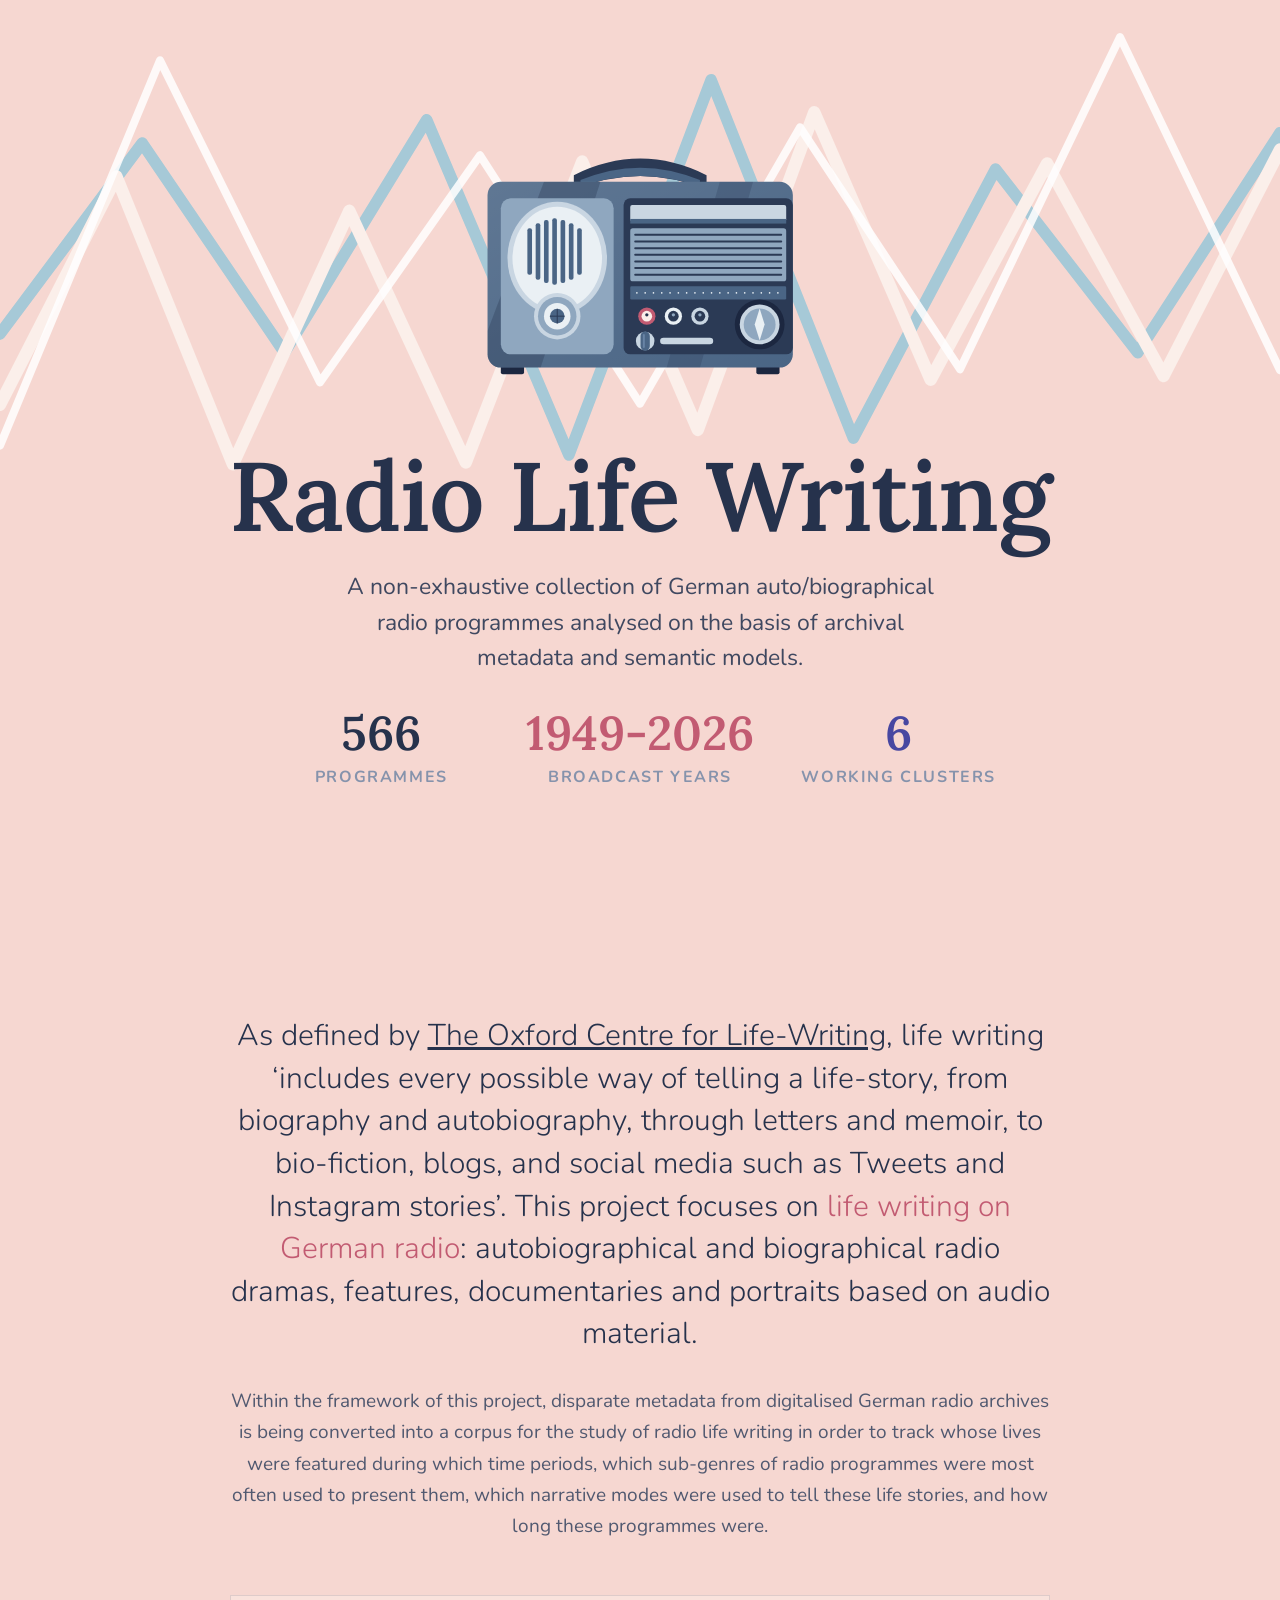
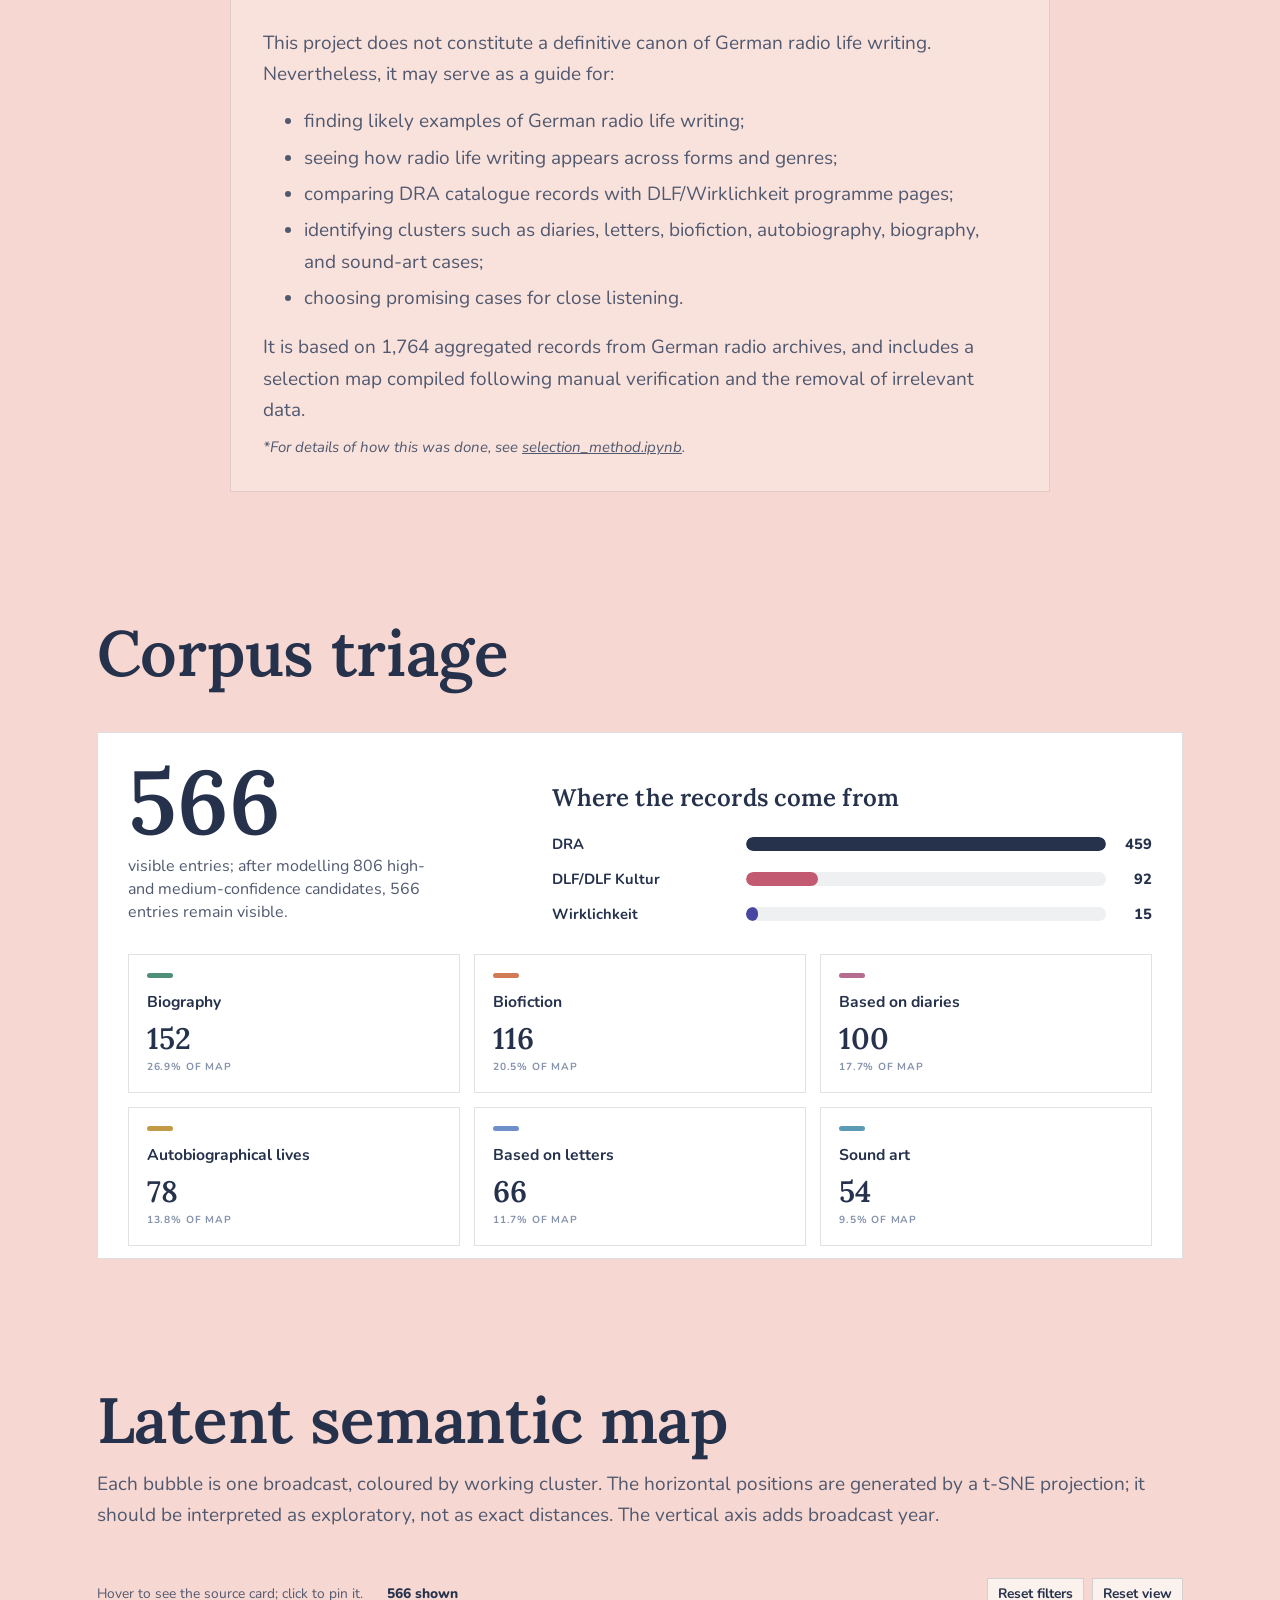
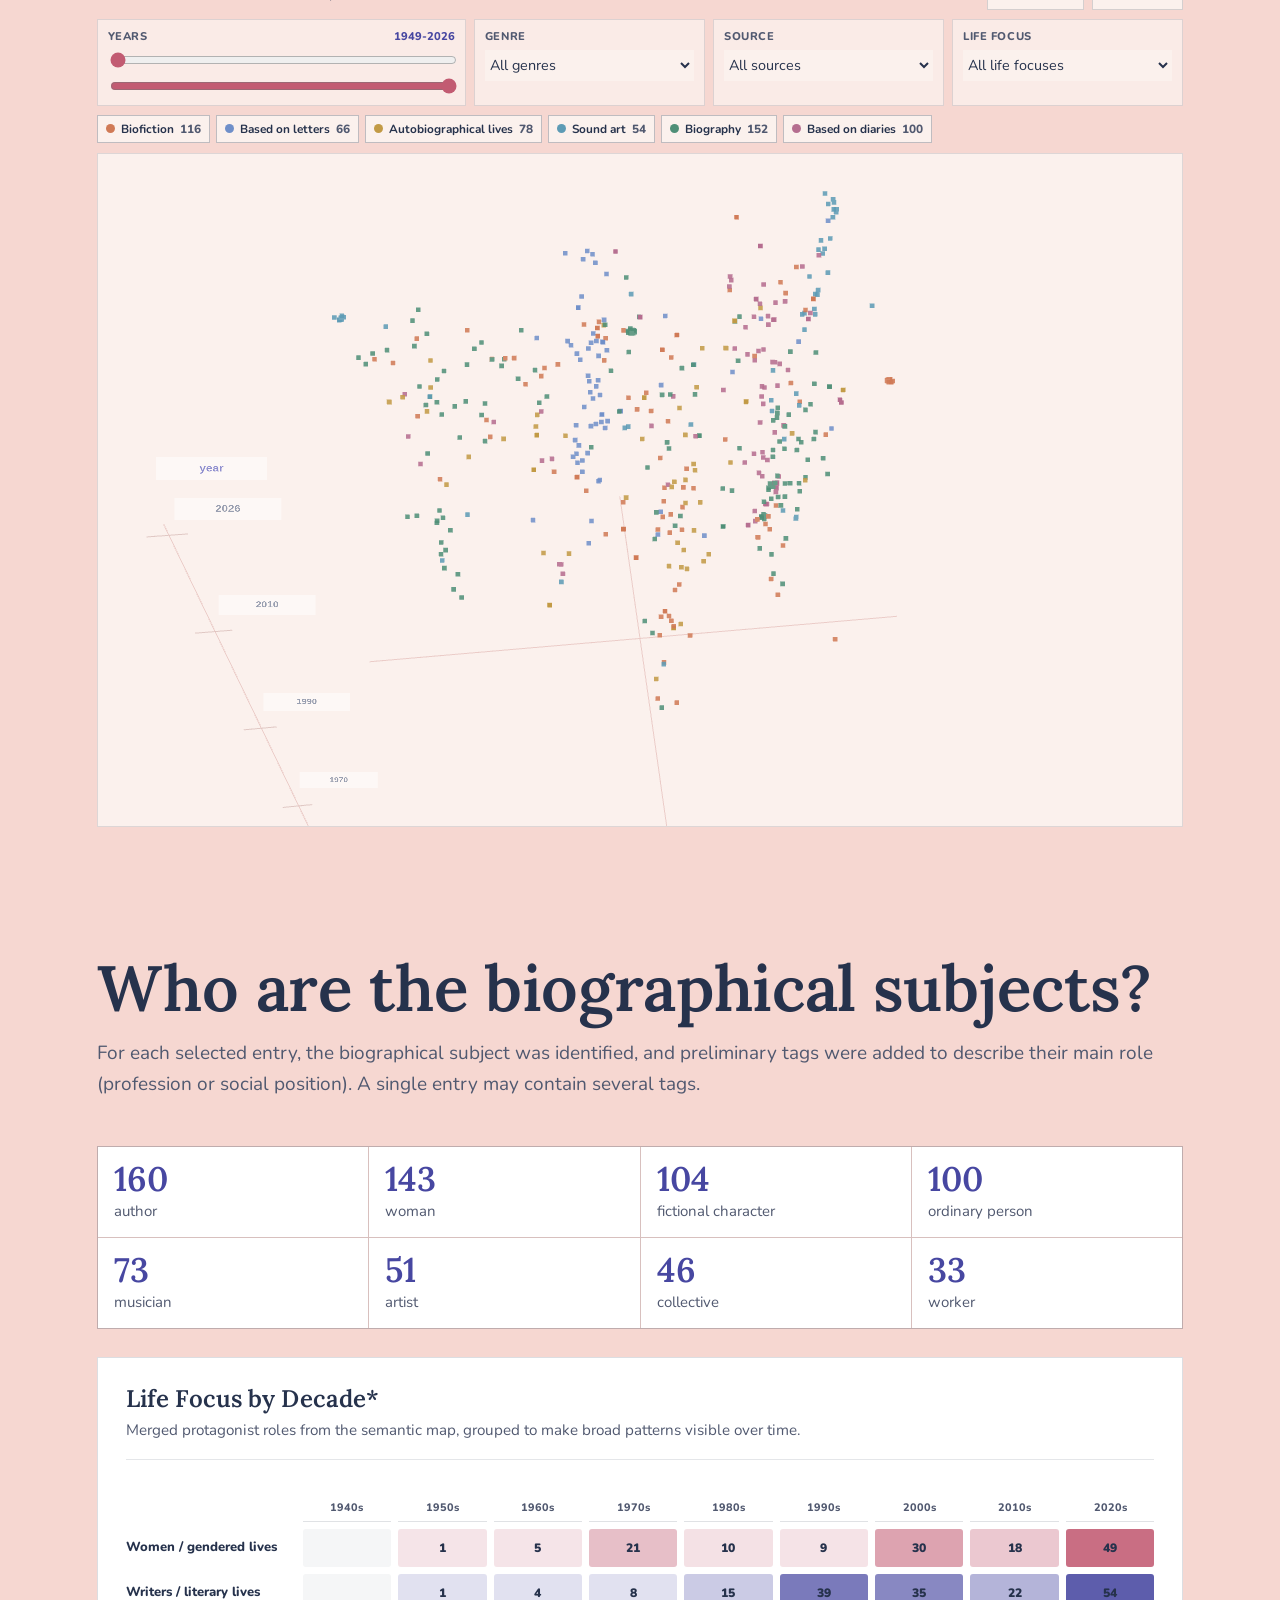
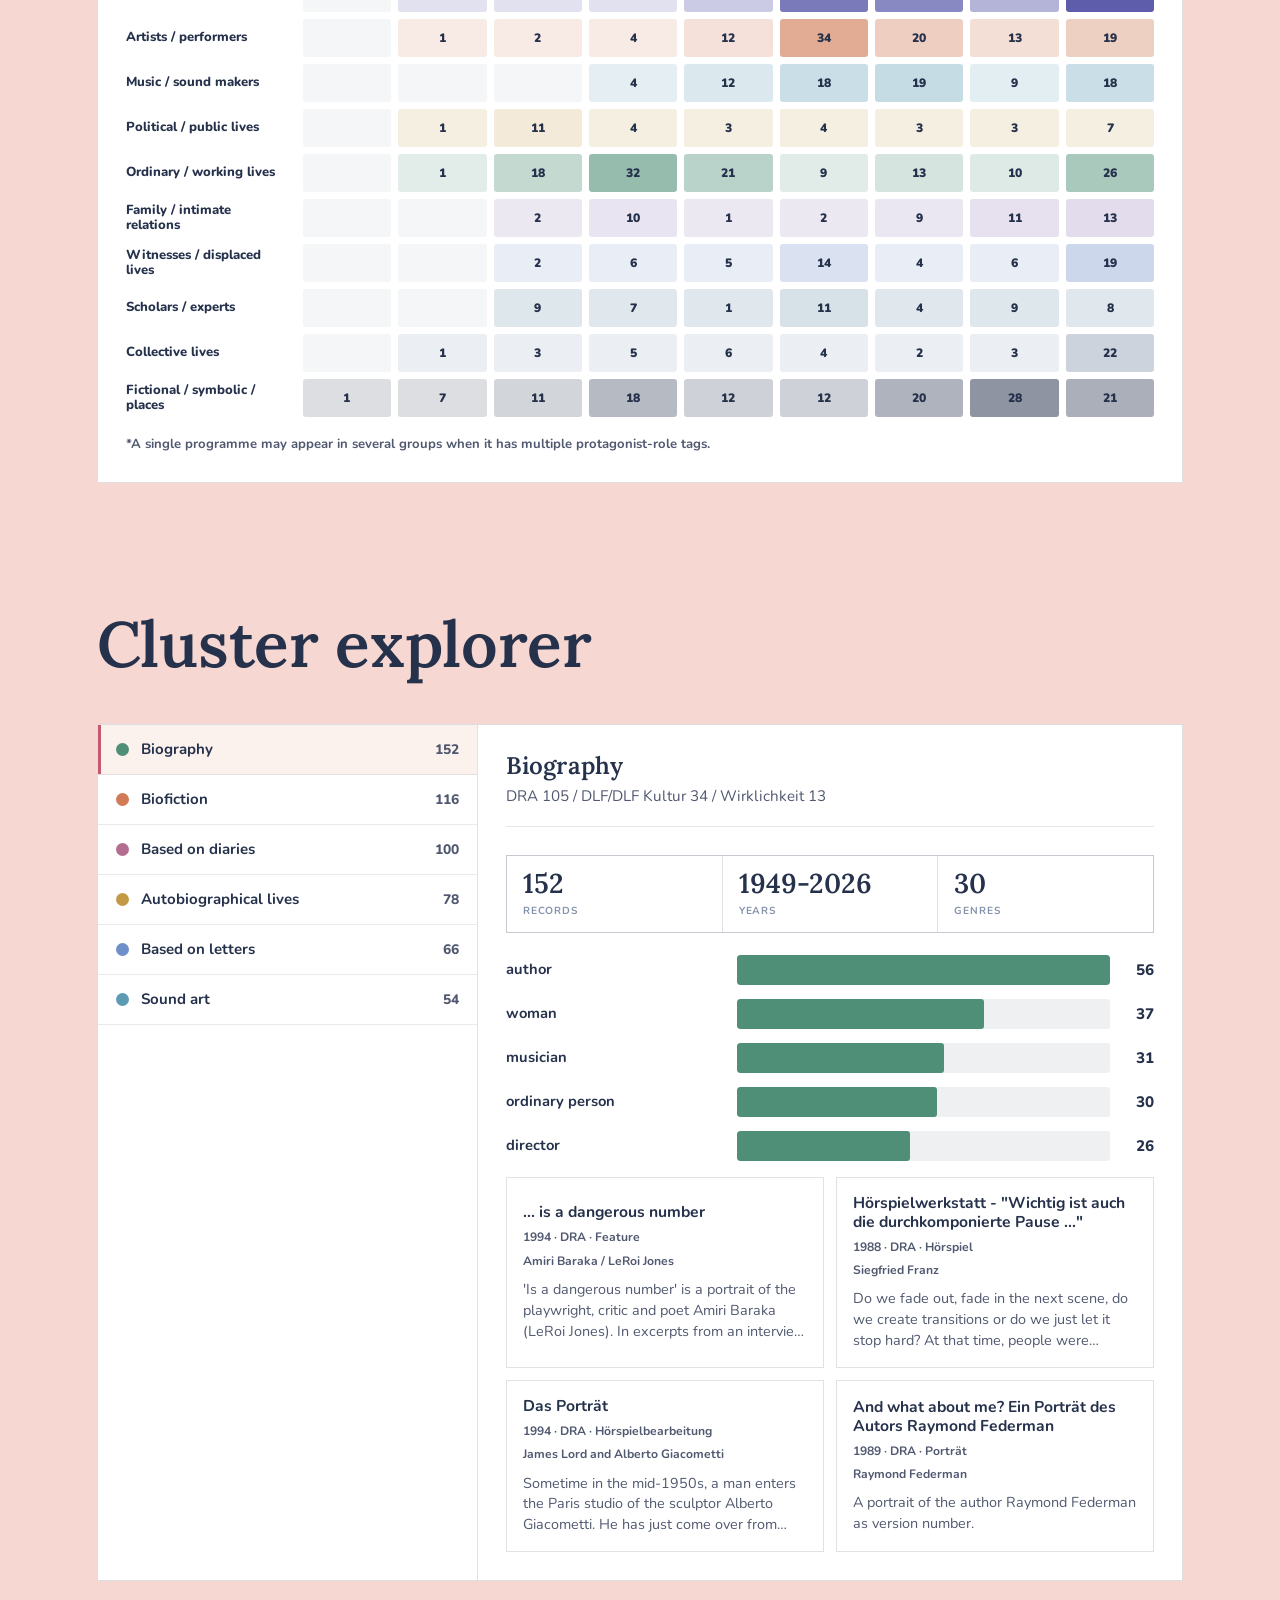
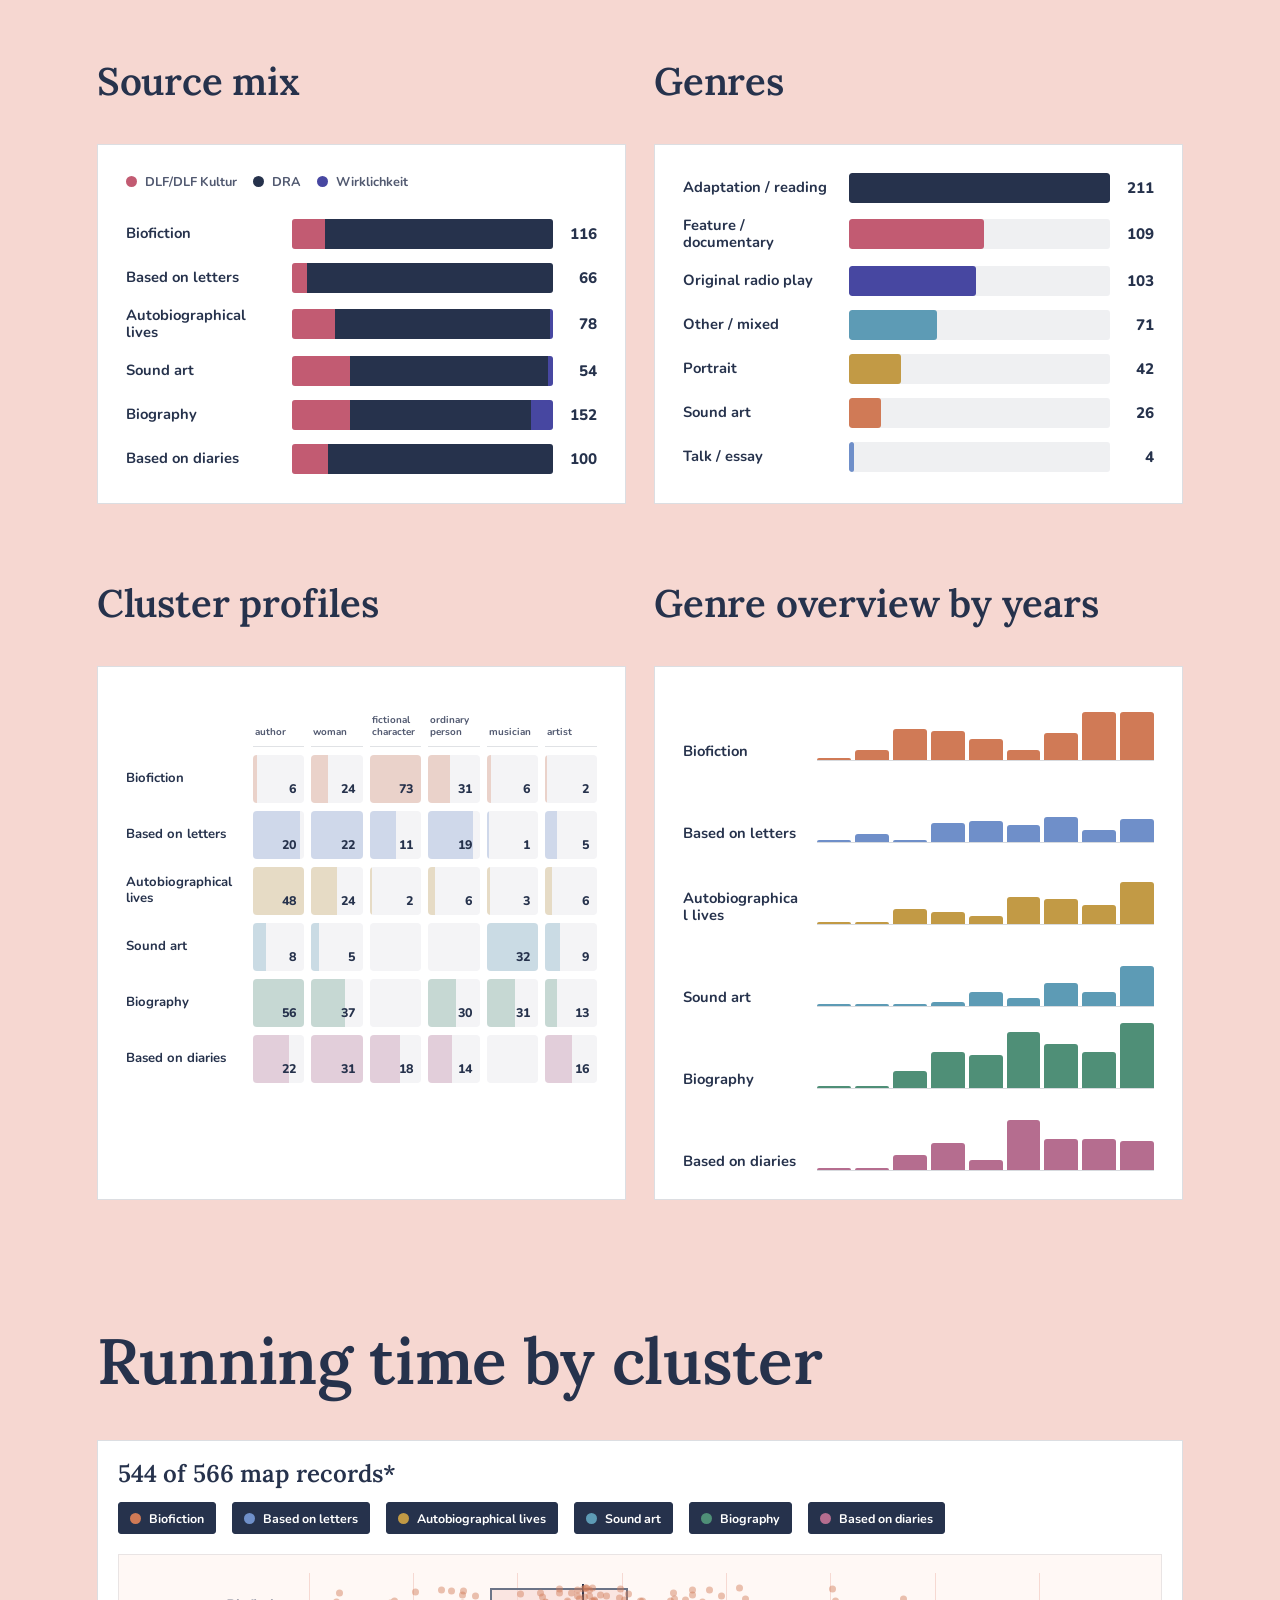
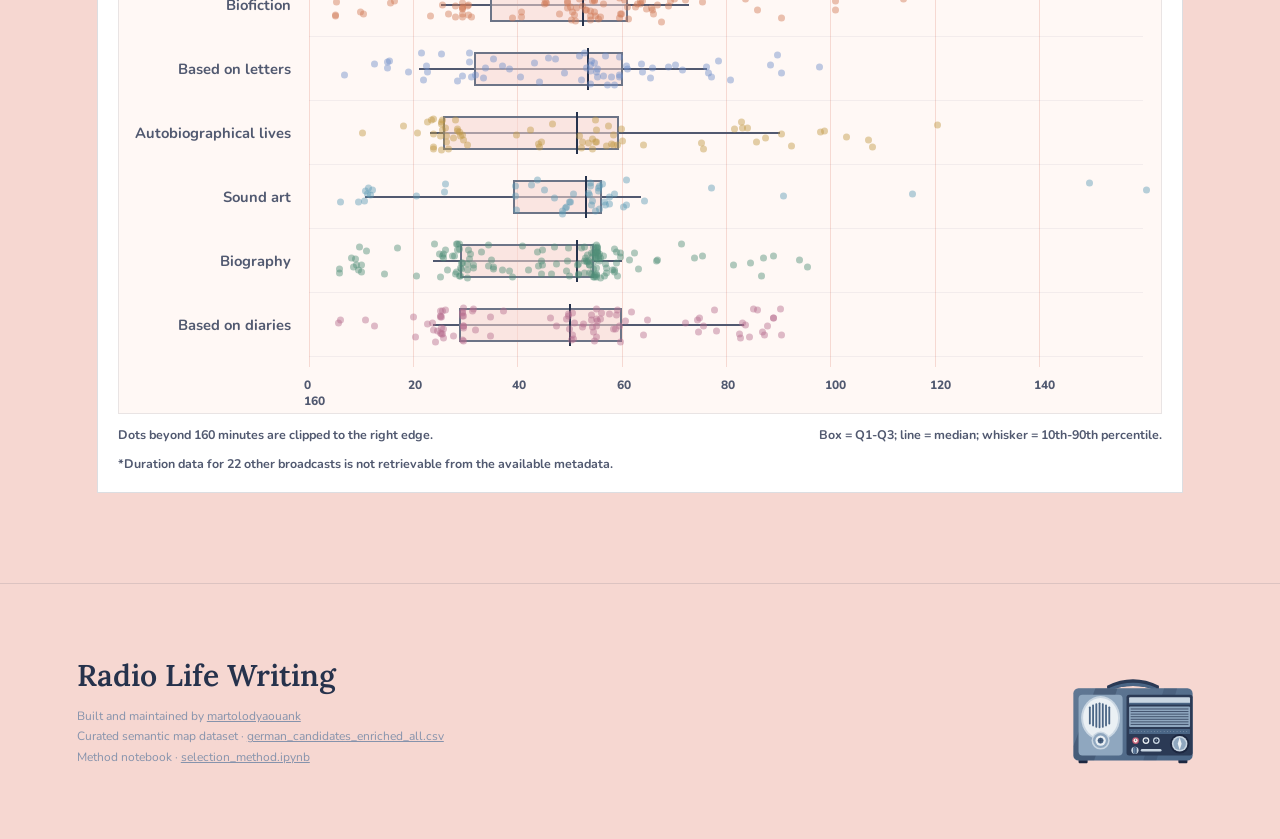
<file: article/index.html>
<!doctype html>
<html lang="en">
  <head>
    <meta charset="utf-8" />
    <meta name="viewport" content="width=device-width, initial-scale=1" />
    <title>Radio Life Writing | German Radio Biography as Data</title>
    <link rel="stylesheet" href="styles.css?v=20260628-life-focus-popovers-2" />
  </head>
  <body>
    <main>
      <section class="hero" data-screen-label="Hero">
        <svg class="hero-waves" aria-hidden="true" viewBox="0 0 1440 600" preserveAspectRatio="none">
          <polyline data-wave data-mid="290" data-amp="222" data-seg="9" data-speed="1.3" data-phase="0" points="0,290" fill="none" stroke="#A6C9D7" stroke-width="13" stroke-linejoin="round" stroke-linecap="round"></polyline>
          <polyline data-wave data-mid="300" data-amp="232" data-seg="11" data-speed="1.7" data-phase="1.5" points="0,300" fill="none" stroke="#FBEFEA" stroke-width="14" stroke-linejoin="round" stroke-linecap="round"></polyline>
          <polyline data-wave data-mid="250" data-amp="210" data-seg="8" data-speed="2.1" data-phase="3" points="0,250" fill="none" stroke="#FFFFFF" stroke-width="9" stroke-linejoin="round" stroke-linecap="round" opacity="0.85"></polyline>
        </svg>
        <div class="hero-radio" data-radio-inline>
          <img src="radio.svg" alt="Vintage radio" />
        </div>
        <div class="hero-copy">
          <h1>Radio Life Writing</h1>
          <p>A non-exhaustive collection of German auto/biographical radio programmes analysed on the basis of archival metadata and semantic models.</p>
          <div class="hero-metrics" aria-label="Corpus metrics">
            <div><strong data-count="566">0</strong><span>programmes</span></div>
            <div><strong>1949-2026</strong><span>broadcast years</span></div>
            <div><strong data-count="6">0</strong><span>working clusters</span></div>
          </div>
        </div>
      </section>

      <section class="intro section-pad" data-reveal>
        <div>
          <p class="lede">As defined by <a href="https://oclw.web.ox.ac.uk/home" target="_blank" rel="noopener noreferrer">The Oxford Centre for Life-Writing</a>, life writing ‘includes every possible way of telling a life-story, from biography and autobiography, through letters and memoir, to bio-fiction, blogs, and social media such as Tweets and Instagram stories’. This project focuses on <span>life writing on German radio</span>: autobiographical and biographical radio dramas, features, documentaries and portraits based on audio material.</p>
          <p>Within the framework of this project, disparate metadata from digitalised German radio archives is being converted into a corpus for the study of radio life writing in order to track whose lives were featured during which time periods, which sub-genres of radio programmes were most often used to present them, which narrative modes were used to tell these life stories, and how long these programmes were.</p>
          <div class="guide-block">
            <p class="guide-intro">This project does not constitute a definitive canon of German radio life writing. Nevertheless, it may serve as a guide for:</p>
            <ul>
              <li>finding likely examples of German radio life writing;</li>
              <li>seeing how radio life writing appears across forms and genres;</li>
              <li>comparing DRA catalogue records with DLF/Wirklichkeit programme pages;</li>
              <li>identifying clusters such as diaries, letters, biofiction, autobiography, biography, and sound-art cases;</li>
              <li>choosing promising cases for close listening.</li>
            </ul>
            <p>It is based on 1,764 aggregated records from German radio archives, and includes a selection map compiled following manual verification and the removal of irrelevant data.</p>
            <p class="method-note"><em>*For details of how this was done, see <a href="https://github.com/martolodyaouank/radio-life-writing-de/blob/main/notebooks/selection_method.ipynb">selection_method.ipynb</a>.</em></p>
          </div>
        </div>
      </section>

      <section class="graph-section section-pad" data-reveal>
        <div class="section-copy">
          <h2>Corpus triage</h2>
        </div>
        <div class="interactive-panel" data-corpus-triage></div>
      </section>

      <section class="graph-section map-section section-pad" data-reveal>
        <div class="section-copy">
          <h2>Latent semantic map</h2>
          <p>Each bubble is one broadcast, coloured by working cluster. The horizontal positions are generated by a t-SNE projection; it should be interpreted as exploratory, not as exact distances. The vertical axis adds broadcast year.</p>
        </div>
        <div class="graph-preserve semantic-3d" data-semantic-map-3d>
          <div class="map-toolbar">
            <span>Hover to see the source card; click to pin it. <b data-year-readout></b></span>
            <span class="map-count" data-visible-readout>566 shown</span>
            <span class="map-actions">
              <button type="button" data-reset-filters>Reset filters</button>
              <button type="button" data-reset-map>Reset view</button>
            </span>
          </div>
          <div class="map-controls" aria-label="Semantic map filters">
            <label class="year-control">
              <span>Years <b data-year-range-label></b></span>
              <div class="range-pair">
                <input type="range" data-year-min />
                <input type="range" data-year-max />
              </div>
            </label>
            <label><span>Genre</span><select data-form-filter></select></label>
            <label><span>Source</span><select data-source-filter></select></label>
            <label><span>Life focus</span><select data-who-filter></select></label>
          </div>
          <div class="map-clusters" data-cluster-filters aria-label="Cluster filters"></div>
          <div class="map-canvas" aria-label="Interactive 3D semantic map"></div>
          <div class="map-tooltip" hidden></div>
        </div>
      </section>

      <section class="graph-section section-pad" data-reveal>
        <div class="section-copy">
          <h2>Who are the biographical subjects?</h2>
          <p>For each selected entry, the biographical subject was identified, and preliminary tags were added to describe their main role (profession or social position). A single entry may contain several tags.</p>
        </div>
        <div class="subject-summary" data-subject-summary></div>
        <div class="interactive-panel life-focus-panel" data-life-focus-decade></div>
      </section>

      <section class="graph-grid section-pad" data-reveal>
        <div class="section-copy">
          <h2>Cluster explorer</h2>
        </div>
        <div class="interactive-panel" data-cluster-explorer></div>
      </section>

      <section class="graph-grid two section-pad" data-reveal>
        <article>
          <div class="section-copy">
            <h2>Source mix</h2>
          </div>
          <div class="interactive-panel compact" data-source-mix></div>
        </article>
        <article>
          <div class="section-copy">
            <h2>Genres</h2>
          </div>
          <div class="interactive-panel compact" data-form-mix></div>
        </article>
      </section>

      <section class="graph-grid two section-pad" data-reveal>
        <article>
          <div class="section-copy">
            <h2>Cluster profiles</h2>
          </div>
          <div class="interactive-panel compact" data-cluster-profiles></div>
        </article>
        <article>
          <div class="section-copy">
            <h2>Genre overview by years</h2>
          </div>
          <div class="interactive-panel compact" data-decade-profile></div>
        </article>
      </section>

      <section class="graph-section duration-section section-pad" data-reveal>
        <div class="section-copy">
          <h2>Running time by cluster</h2>
        </div>
        <div class="interactive-panel duration-panel" data-duration-scale></div>
      </section>

      <footer class="footer">
        <div>
          <strong>Radio Life Writing</strong>
          <p>Built and maintained by <a href="https://github.com/martolodyaouank">martolodyaouank</a><br />Curated semantic map dataset · <a href="https://github.com/martolodyaouank/radio-life-writing-de/blob/main/data/processed/analysis_tables/german_candidates_enriched_all.csv">german_candidates_enriched_all.csv</a><br />Method notebook · <a href="https://github.com/martolodyaouank/radio-life-writing-de/blob/main/notebooks/selection_method.ipynb">selection_method.ipynb</a></p>
        </div>
        <div class="footer-radio" aria-hidden="true">
          <img src="radio.svg" alt="" />
        </div>
      </footer>
    </main>
    <script src="vendor/three.min.js"></script>
    <script src="semantic-map-3d-data.js?v=20260621-spreadsheet-clusters"></script>
    <script src="semantic-map-3d.js?v=20260629-life-focus-groups"></script>
    <script src="duration-scale-data.js?v=20260622-duration-scale"></script>
    <script src="semantic-dashboard.js?v=20260628-life-focus-popovers-3"></script>
    <script src="page.js?v=20260617-no-shadow"></script>
  </body>
</html>
</file>
<file: article/styles.css>
@import url('https://fonts.googleapis.com/css2?family=Lora:ital,wght@0,400;0,500;0,600;0,700;1,400;1,500&family=Nunito:ital,wght@0,300;0,400;0,600;0,700;0,800;0,900;1,400&display=swap');
:root{--display:'Lora',Georgia,serif;--sans:'Nunito',system-ui,-apple-system,'Segoe UI',sans-serif}

*{box-sizing:border-box}
html{scroll-behavior:smooth}
body{margin:0;background:#F6D7D1;color:#26324C;-webkit-font-smoothing:antialiased;font-family:var(--sans)}
::selection{background:#C25B72;color:#F6D7D1}
a{color:inherit}
p{margin:0}
@keyframes eq{0%,100%{height:7px}50%{height:30px}}
@keyframes footerRadioMove{0%,100%{transform-origin:16% 100%;transform:translate(-4px,0) rotate(-4deg)}24%{transform-origin:16% 100%;transform:translate(-8px,-12px) rotate(-7deg)}50%{transform-origin:84% 100%;transform:translate(6px,0) rotate(4deg)}74%{transform-origin:84% 100%;transform:translate(10px,-12px) rotate(7deg)}}
main{overflow-x:hidden}
.hero{position:relative;min-height:100vh;display:flex;flex-direction:column;align-items:center;justify-content:center;padding:clamp(20px,3.5vw,52px) clamp(20px,5vw,60px) clamp(24px,4vw,56px);text-align:center;overflow:hidden;background:#F6D7D1}
.hero-waves{position:absolute;top:0;left:0;width:100%;height:62%;pointer-events:none;z-index:1}
.hero-radio{position:relative;z-index:3;margin-top:clamp(10px,2vw,34px);margin-bottom:clamp(34px,5vw,76px);display:flex;justify-content:center;width:100%}
.hero-radio img,.hero-radio svg{display:block;width:clamp(196px,28vw,360px);border:0;background:transparent}
.hero-radio svg{height:auto;overflow:visible}
.hero-copy{position:relative;z-index:2;max-width:920px}
.hero h1{font-family:var(--display);font-weight:600;font-size:clamp(46px,7.6vw,108px);line-height:.98;letter-spacing:-.01em;color:#26324C;margin:0}
.hero-copy>p{font-family:var(--sans);font-weight:400;font-size:clamp(17px,1.8vw,23px);line-height:1.55;max-width:600px;margin:clamp(18px,2.1vw,26px) auto 0;color:#3F4860}
.hero-metrics{display:grid;grid-template-columns:minmax(0,1fr) max-content minmax(0,1fr);gap:clamp(10px,3.4vw,44px);width:min(100%,720px);margin:clamp(20px,2.6vw,40px) auto 0}
.hero-metrics div{display:flex;flex-direction:column;align-items:center;text-align:center;min-width:0}
.hero-metrics strong{display:inline-block;font-family:var(--display);font-weight:600;font-size:clamp(30px,3.7vw,52px);line-height:1;color:#26324C;white-space:nowrap}
.hero-metrics div:nth-child(2) strong{color:#C25B72}
.hero-metrics div:nth-child(3) strong{color:#4747A1}
.hero-metrics span{display:block;font-family:var(--sans);font-weight:700;font-size:clamp(13px,1.25vw,16px);letter-spacing:.1em;text-transform:uppercase;color:#8693AC;margin-top:9px;white-space:nowrap}
.section-pad{padding:clamp(44px,7vw,110px) clamp(26px,6vw,92px);max-width:1240px;margin:0 auto}
.intro{padding-top:clamp(60px,9vw,140px)}
.intro>div{max-width:820px;margin:0 auto;text-align:center}
.lede{font-family:var(--sans);font-weight:300;font-size:clamp(20px,2.4vw,30px);line-height:1.42;margin:0 0 1em;letter-spacing:0}
.lede span{color:#C25B72}
.intro p:not(.lede),.section-copy p{font-family:var(--sans);font-weight:400;font-size:clamp(16px,1.7vw,19px);line-height:1.65;color:#515970}
.guide-block{margin-top:clamp(26px,4.4vw,52px);padding:clamp(18px,3vw,32px);border:1.5px solid rgba(38,50,76,.13);background:rgba(251,241,237,.38);text-align:left}
.intro .guide-intro{margin-top:0}
.intro p.method-note{font-size:clamp(13px,1.25vw,15px);line-height:1.5;margin-top:10px;text-align:left}
.intro ul{max-width:720px;margin:16px auto 18px;padding-left:24px;text-align:left;color:#515970;font-size:clamp(16px,1.7vw,19px);line-height:1.65}
.intro li{margin:5px 0}
.section-copy{max-width:820px;margin:0 auto 46px;text-align:center}
.section-copy h2{font-family:var(--display);font-weight:600;font-size:clamp(34px,5vw,64px);line-height:1.04;letter-spacing:-.005em;margin:0 0 16px;color:#26324C}
.method-section{padding-top:0}
.method-grid{display:grid;grid-template-columns:repeat(4,minmax(0,1fr));gap:1px;border:1.5px solid rgba(38,50,76,.14);background:rgba(38,50,76,.14)}
.method-grid article{min-width:0;background:#fff;padding:22px 20px 24px}
.method-grid h3{margin:0 0 10px;color:#26324C;font-family:var(--display);font-weight:600;font-size:1.35rem;line-height:1.12}
.method-grid p{color:#515970;font-family:var(--sans);font-size:.98rem;line-height:1.55}
.graph-section.section-pad,.graph-grid.section-pad{padding-top:clamp(28px,3vw,40px)}
.graph-section.duration-section.section-pad{padding-top:calc(clamp(44px,7vw,110px) + clamp(28px,3vw,40px))}
.graph-section>.section-copy,.graph-grid>.section-copy{width:100%;max-width:none;text-align:left;margin:0 0 46px}
.graph-figure{margin:0}
.graph-figure img{display:block;width:100%;height:auto;border:1.5px solid rgba(38,50,76,.14);background:#fff}
.graph-grid.section-pad{padding-bottom:0}
.graph-grid.two{display:grid;grid-template-columns:repeat(2,minmax(0,1fr));gap:28px;align-items:stretch}
.graph-grid.two.section-pad{padding-top:clamp(28px,3vw,40px)}
.graph-grid.two article{display:flex;flex-direction:column;min-width:0}
.graph-grid.two .section-copy{width:100%;max-width:none;min-height:0;display:flex;flex-direction:column;justify-content:flex-end;text-align:left;margin:0;padding:clamp(24px,3.8vw,42px) 0}
.graph-grid.two .interactive-panel{flex:1;display:flex;flex-direction:column}
.graph-grid.two .interactive-panel .panel-pad{flex:1}
.graph-grid.two .section-copy h2{font-size:clamp(27px,3vw,42px);margin:0}
.subject-summary{display:grid;grid-template-columns:repeat(4,minmax(0,1fr));gap:1px;border:1.5px solid rgba(38,50,76,.14);background:rgba(38,50,76,.14)}
.subject-summary span{min-height:82px;padding:15px 16px;background:#fff;color:#515970;font-family:var(--sans);font-size:15px;line-height:1.32}
.subject-summary b{display:block;margin-bottom:6px;color:#4747A1;font-family:var(--display);font-weight:600;font-size:34px;line-height:1}
.life-focus-panel{margin-top:28px;overflow:hidden}
.life-focus-pad{padding-bottom:22px}
.life-focus-head{margin-bottom:18px}
.life-focus-heatmap{display:grid;gap:7px;overflow-x:auto;padding-bottom:8px}
.life-focus-header,.life-focus-row{display:grid;grid-template-columns:minmax(170px,.82fr) repeat(var(--life-focus-cols),minmax(62px,1fr));gap:7px;min-width:850px;align-items:stretch}
.life-focus-header span{display:flex;align-items:flex-end;justify-content:center;min-height:34px;padding:0 2px 7px;color:#515970;font-size:.68rem;font-weight:800;line-height:1.1}
.life-focus-header span:not(:first-child){border-bottom:1px solid rgba(38,50,76,.14)}
.life-focus-row strong{display:flex;align-items:center;min-width:0;padding-right:8px;color:#26324C;font-size:.82rem;font-weight:800;line-height:1.16;overflow-wrap:break-word}
.life-focus-cell{position:relative;display:flex;align-items:center;justify-content:center;min-height:38px;border:0;border-radius:3px;color:#26324C;font-size:.76rem;font-weight:900;font-variant-numeric:tabular-nums;cursor:pointer;outline:0;transition:box-shadow .16s ease}
.life-focus-cell:not(.is-empty):hover,.life-focus-cell:not(.is-empty):focus-visible,.life-focus-cell.is-open{box-shadow:inset 0 0 0 2px rgba(38,50,76,.28),0 8px 18px rgba(38,50,76,.12);z-index:6}
.life-focus-cell.is-pinned{box-shadow:inset 0 0 0 2px #C25B72,0 10px 24px rgba(38,50,76,.16)}
.life-focus-cell.is-empty{cursor:default}
.life-focus-popover{position:fixed;z-index:20;width:min(340px,calc(100vw - 44px));max-height:min(360px,calc(100vh - 120px));padding:12px;border:1.5px solid rgba(38,50,76,.18);background:rgba(251,241,237,.98);box-shadow:0 18px 38px rgba(38,50,76,.2);color:#26324C;text-align:left;font-family:var(--sans);font-variant-numeric:normal;cursor:auto;overflow:hidden}
.life-focus-popover::before{content:"";position:absolute;left:50%;top:-7px;width:12px;height:12px;background:rgba(251,241,237,.98);border-left:1.5px solid rgba(38,50,76,.18);border-top:1.5px solid rgba(38,50,76,.18);transform:translateX(-50%) rotate(45deg)}
.life-focus-popover.is-above::before{top:auto;bottom:-7px;border:0;border-right:1.5px solid rgba(38,50,76,.18);border-bottom:1.5px solid rgba(38,50,76,.18)}
.life-focus-popover-head{display:block;margin-bottom:9px;padding-bottom:8px;border-bottom:1px solid rgba(38,50,76,.12)}
.life-focus-popover-head strong{display:block;color:#26324C;font-size:.92rem;font-weight:900;line-height:1.18}
.life-focus-popover-head span{display:block;margin-top:3px;color:#515970;font-size:.72rem;font-weight:800;line-height:1.25}
.life-focus-popover-list{display:grid;gap:7px;max-height:270px;overflow:auto;padding-right:4px}
.life-focus-popover-list a,.life-focus-programme{display:block;padding:8px 9px;border:1px solid rgba(38,50,76,.1);background:#fff;color:#26324C;text-decoration:none}
.life-focus-popover-list a:hover,.life-focus-popover-list a:focus-visible{border-color:rgba(194,91,114,.55);color:#C25B72;outline:0}
.life-focus-popover-list strong{display:block;font-size:.8rem;font-weight:800;line-height:1.2}
.life-focus-popover-list span{display:block;margin-top:3px;color:#515970;font-size:.66rem;font-weight:800;line-height:1.2}
.life-focus-foot{margin:10px 0 0;color:#515970;font-family:var(--sans);font-size:.82rem;font-weight:700;line-height:1.45}
.interactive-panel{position:relative;min-width:0;border:1px solid rgba(38,50,76,.16);background:#fff;color:#26324C;font-family:var(--sans);min-height:180px;overflow:hidden}
.interactive-panel.compact{min-height:360px}
.duration-panel{min-height:620px}
.panel-pad{padding:28px}
.panel-head{display:flex;align-items:flex-start;justify-content:space-between;gap:18px;flex-wrap:wrap;margin-bottom:28px;padding-bottom:18px;border-bottom:1px solid rgba(38,50,76,.12)}
.panel-head>div:first-child{flex:1 1 100%;min-width:0}
.panel-title{margin:0;color:#26324C;font-family:var(--display);font-weight:600;font-size:1.5rem;line-height:1.12;letter-spacing:.005em}
.panel-note{margin-top:7px;color:#515970;font-family:var(--sans);font-size:.95rem;line-height:1.4}
.chip-row{display:flex;flex-wrap:wrap;gap:9px 16px;align-items:center}
.panel-chip-row{margin-bottom:28px}
.chip-row>span{display:inline-flex;align-items:center;gap:8px;font-size:.8rem;font-weight:700;color:#515970}
.chip-row button,.mini-select{min-height:32px;border:1px solid rgba(38,50,76,.2);background:#fff;color:#26324C;font:inherit;font-size:.78rem;font-weight:700;cursor:pointer;border-radius:3px}
.chip-row button{display:inline-flex;align-items:center;gap:8px;padding:6px 11px}
.chip-row button[aria-pressed=true]{border-color:#26324C;background:#26324C;color:#fff}
.chip-row i,.source-dot{display:inline-block;width:11px;height:11px;border-radius:50%;flex:none}
.mini-select{padding:6px 10px}
.bar-stack{display:grid;gap:14px}
.bar-row{display:grid;grid-template-columns:minmax(124px,.9fr) minmax(0,1.55fr) auto;align-items:center;gap:14px}
.bar-label{min-width:0;font-weight:700;font-size:.92rem;line-height:1.2;white-space:normal;overflow-wrap:break-word}
.bar-track{height:30px;background:rgba(38,50,76,.07);overflow:hidden;border-radius:3px;display:flex}
.bar-fill{height:100%;width:0;min-width:3px;border-radius:3px;transition:width 900ms cubic-bezier(.2,.7,.2,1);position:relative}
.bar-value{justify-self:end;min-width:30px;text-align:right;color:#26324C;font-size:.95rem;font-weight:800;font-variant-numeric:tabular-nums}
.stack-segment{height:100%;width:0;transition:width 900ms cubic-bezier(.2,.7,.2,1)}
.triage-panel{padding:30px 30px 12px;background:#fff}
.triage-top{display:grid;grid-template-columns:minmax(190px,.78fr) minmax(0,1.22fr);gap:40px;align-items:end;margin-bottom:30px}
.triage-number{font-family:var(--display);font-weight:600;font-size:clamp(54px,7vw,96px);line-height:.86;color:#26324C;letter-spacing:0}
.triage-caption{margin-top:14px;color:#515970;font-family:var(--sans);font-size:1rem;line-height:1.45;max-width:30ch}
.triage-source{display:grid;gap:15px;margin-top:22px}
.source-ribbon{display:grid;grid-template-columns:minmax(108px,.5fr) minmax(0,1fr) auto;gap:14px;align-items:center}
.source-ribbon strong{min-width:0;font-size:.92rem;font-weight:700;white-space:nowrap;overflow:hidden;text-overflow:ellipsis}
.source-ribbon>span:last-child{justify-self:end;min-width:32px;text-align:right;color:#26324C;font-size:.92rem;font-weight:800;font-variant-numeric:tabular-nums}
.source-line{height:14px;border-radius:999px;background:rgba(38,50,76,.07);overflow:hidden}
.source-line i{display:block;width:0;height:100%;border-radius:999px;transition:width 900ms cubic-bezier(.2,.7,.2,1)}
.cluster-tiles{display:grid;grid-template-columns:repeat(3,minmax(0,1fr));gap:14px;margin-top:24px}
.cluster-tile{min-height:118px;padding:18px;border:1px solid rgba(38,50,76,.14);background:#fff;transition:transform .2s ease,border-color .2s ease,box-shadow .2s ease}
.cluster-tile:hover{transform:translateY(-3px);border-color:rgba(38,50,76,.32);box-shadow:0 10px 22px rgba(38,50,76,.07)}
.cluster-tile i{display:block;width:26px;height:5px;border-radius:999px;margin-bottom:15px}
.cluster-tile strong{display:block;font-size:.98rem;font-weight:700;line-height:1.22}
.cluster-tile b{display:block;margin-top:12px;font-family:var(--display);font-weight:600;font-size:1.85rem;line-height:1;color:#26324C}
.cluster-tile span{display:block;margin-top:6px;color:#8693AC;font-size:.64rem;font-weight:700;letter-spacing:.08em;text-transform:uppercase}
.cluster-layout{display:grid;grid-template-columns:minmax(220px,.7fr) minmax(0,1.3fr);gap:1px;background:rgba(38,50,76,.14)}
.cluster-list,.cluster-detail{background:#fff}
.cluster-list{align-self:stretch}
.cluster-button{width:100%;display:grid;grid-template-columns:13px minmax(0,1fr) auto;gap:12px;align-items:center;padding:15px 18px;border:0;border-bottom:1px solid rgba(38,50,76,.1);background:transparent;color:#26324C;text-align:left;font:inherit;cursor:pointer;transition:background .15s ease}
.cluster-button:hover{background:#FBF1ED}
.cluster-button[aria-pressed=true]{background:#FBF1ED;box-shadow:inset 3px 0 0 #C25B72}
.cluster-button i{width:13px;height:13px;border-radius:50%}
.cluster-button strong{min-width:0;font-size:.94rem;font-weight:700;white-space:normal;line-height:1.2;overflow-wrap:anywhere}
.cluster-button b{color:#515970;font-size:.86rem;font-weight:800;font-variant-numeric:tabular-nums}
.detail-metrics{display:grid;grid-template-columns:repeat(3,minmax(0,1fr));gap:1px;background:rgba(38,50,76,.14);border:1px solid rgba(38,50,76,.14);margin-bottom:22px}
.detail-metrics span{padding:14px 16px;background:#fff;color:#8693AC;font-size:.64rem;font-weight:700;text-transform:uppercase;letter-spacing:.08em}
.detail-metrics b{display:block;margin-bottom:7px;color:#26324C;font-family:var(--display);font-weight:600;font-size:1.7rem;line-height:1;letter-spacing:0;text-transform:none}
.exemplar-grid{display:grid;grid-template-columns:repeat(2,minmax(0,1fr));gap:12px}
.exemplar-card{display:block;width:100%;min-height:150px;padding:16px;border:1px solid rgba(38,50,76,.14);background:#fff;color:#26324C;text-align:left;font:inherit;text-decoration:none;transition:transform .2s ease,border-color .2s ease,box-shadow .2s ease}
.exemplar-card[data-open-window]{cursor:pointer}
.exemplar-card:hover,.exemplar-card:focus-visible{transform:translateY(-3px);border-color:rgba(194,91,114,.5);box-shadow:0 12px 24px rgba(38,50,76,.1);outline:0}
.exemplar-card strong{display:block;font-size:.98rem;font-weight:700;line-height:1.2}
.exemplar-card span{display:block;margin-top:7px;color:#515970;font-size:.76rem;font-weight:700;line-height:1.35}
.exemplar-card p{margin-top:10px;color:#515970;font-family:var(--sans);font-size:.9rem;line-height:1.45;display:-webkit-box;-webkit-line-clamp:3;-webkit-box-orient:vertical;overflow:hidden}
.profile-grid{display:grid;max-width:100%;gap:8px}
.profile-head,.profile-row{display:grid;grid-template-columns:minmax(120px,.92fr) repeat(var(--cols),minmax(0,1fr));gap:7px;align-items:stretch}
.profile-head span{display:flex;align-items:flex-end;min-height:52px;padding:0 2px 7px;color:#515970;font-size:.62rem;font-weight:700;line-height:1.18;white-space:normal;overflow-wrap:break-word}
.profile-head span:not(:first-child){border-bottom:1px solid rgba(38,50,76,.14)}
.profile-row strong{display:flex;align-items:center;min-width:0;padding-right:8px;font-size:.82rem;font-weight:700;line-height:1.2;white-space:normal;overflow-wrap:anywhere;overflow:hidden}
.profile-cell{min-height:48px;border-radius:4px;background:rgba(38,50,76,.05);position:relative;overflow:hidden}
.profile-cell i{position:absolute;inset:0;width:0;background:currentColor;opacity:.28;transition:width 900ms cubic-bezier(.2,.7,.2,1)}
.profile-cell span{position:absolute;right:8px;bottom:6px;color:#26324C;font-size:.78rem;font-weight:800;font-variant-numeric:tabular-nums}
.timeline-bars{display:grid;gap:16px}
.timeline-row{display:grid;grid-template-columns:minmax(118px,.5fr) minmax(0,1.5fr);gap:16px;align-items:end}
.timeline-track{height:66px;display:flex;align-items:flex-end;gap:4px;border-bottom:1px solid rgba(38,50,76,.18)}
.timeline-col{flex:1;min-width:6px;height:2px;border-radius:3px 3px 0 0;transition:height 900ms cubic-bezier(.2,.7,.2,1)}
.duration-viz{padding:20px}
.duration-controls{display:flex;justify-content:space-between;gap:14px;flex-wrap:wrap;margin-bottom:20px}
.duration-chart{position:relative;min-height:460px;padding:18px 18px 46px 190px;background:#fff8f5;border:1px solid rgba(38,50,76,.1);overflow:hidden}
.duration-grid{position:absolute;inset:18px 18px 46px 190px;display:grid;grid-template-columns:repeat(8,1fr);pointer-events:none}
.duration-grid i{border-left:1px solid rgba(246,215,209,.95)}
.duration-row{position:relative;height:64px;border-bottom:1px solid rgba(38,50,76,.055)}
.duration-label{position:absolute;left:-178px;top:50%;width:160px;transform:translateY(-50%);text-align:right;color:#515970;font-size:.92rem;font-weight:700;line-height:1.1}
.duration-whisker,.duration-box,.duration-median,.duration-point{position:absolute;top:50%;transform:translateY(-50%)}
.duration-whisker{height:2px;background:#515970}
.duration-box{height:34px;border:2px solid #6c7487;background:rgba(246,215,209,.55)}
.duration-median{width:2px;height:42px;background:#26324C}
.duration-point{width:7px;height:7px;border-radius:50%;opacity:.45;transition:opacity .2s ease,transform .2s ease}
.duration-point:hover{opacity:1;transform:translateY(-50%) scale(1.8);z-index:3}
.duration-axis{position:absolute;left:190px;right:18px;bottom:12px;height:24px;display:grid;grid-template-columns:repeat(8,1fr);color:#515970;font-size:.75rem;font-weight:800}
.duration-axis span{transform:translateX(-5px)}
.duration-tooltip{position:absolute;z-index:5;max-width:260px;padding:9px 10px;border:1px solid rgba(38,50,76,.18);background:#26324C;color:#FBF1ED;font-size:.78rem;line-height:1.35;box-shadow:0 12px 28px rgba(38,50,76,.18);pointer-events:none}
.duration-tooltip strong{display:block;font-size:.86rem;line-height:1.15;margin-bottom:3px}
.duration-foot{display:flex;justify-content:space-between;gap:12px;flex-wrap:wrap;margin-top:12px;color:#515970;font-size:.78rem;font-weight:700}
.empty-state{padding:18px;color:#515970;font-size:.9rem}
.map-section{max-width:1240px}
.graph-preserve{font-family:var(--sans);color:#26324C}
.semantic-3d{position:relative;min-width:0}
.map-toolbar{display:flex;justify-content:space-between;gap:12px;align-items:center;flex-wrap:wrap;margin-bottom:9px;color:#515970;font-size:.86rem}
.map-count{color:#26324C;font-weight:800;white-space:nowrap}
.map-actions{display:inline-flex;gap:8px;margin-left:auto}
.map-toolbar b{display:inline-block;margin-left:8px;color:#4747A1;font-weight:800}
.map-toolbar button{min-height:32px;padding:5px 10px;border:1.5px solid rgba(38,50,76,.18);border-radius:0;background:#FBF1ED;color:#26324C;font:inherit;font-weight:700;cursor:pointer}
.map-toolbar button:hover{border-color:#C25B72;color:#C25B72}
.map-controls{display:grid;grid-template-columns:minmax(210px,1.15fr) repeat(3,minmax(120px,.72fr));gap:8px;margin-bottom:9px}
.year-control{min-width:0}
.map-controls label{min-width:0;padding:9px 10px;border:1.5px solid rgba(38,50,76,.14);background:rgba(251,241,237,.78)}
.map-controls label>span{display:flex;justify-content:space-between;gap:10px;margin-bottom:6px;color:#515970;font-size:.7rem;font-weight:800;letter-spacing:.05em;text-transform:uppercase}
.map-controls label>span b{color:#4747A1;font-weight:800;letter-spacing:0}
.map-controls select{width:100%;min-height:31px;border:1px solid transparent;background:#FBF1ED;color:#26324C;font:inherit;font-size:.9rem}
.range-pair{display:grid;gap:6px}
.range-pair input{width:100%;accent-color:#C25B72}
.map-clusters{display:flex;flex-wrap:wrap;gap:6px;margin:0 0 10px}
.map-clusters button{display:inline-flex;align-items:center;gap:6px;min-height:28px;padding:4px 8px;border:1.5px solid rgba(38,50,76,.14);background:rgba(251,241,237,.82);color:#26324C;font:inherit;font-size:.74rem;font-weight:700;cursor:pointer}
.map-clusters button[aria-pressed=true]{border-color:rgba(38,50,76,.28);background:#FBF1ED}
.map-clusters button[aria-pressed=false]{color:#515970;opacity:.48}
.map-clusters i,.map-legend i{width:9px;height:9px;display:inline-block;border-radius:50%}
.map-clusters b{color:#515970;font-weight:800}
.map-canvas{position:relative;overflow:hidden;min-height:540px;border:1.5px solid rgba(38,50,76,.14);background:#FBF1ED;cursor:grab}
.map-canvas:active{cursor:grabbing}
.map-canvas canvas{display:block;width:100%;height:100%}
.map-tooltip{position:absolute;left:0;top:0;z-index:4;max-width:min(430px,calc(100vw - 42px));padding:10px 12px;border:1.5px solid rgba(38,50,76,.18);background:rgba(251,241,237,.97);box-shadow:0 14px 34px rgba(38,50,76,.16);pointer-events:auto}
.map-tooltip strong,.map-tooltip span,.map-tooltip em,.map-tooltip small,.map-tooltip a{display:block}
.map-tooltip strong{line-height:1.2}
.map-tooltip .card-title{font-size:1.08rem;white-space:nowrap;overflow:hidden;text-overflow:ellipsis}
.map-tooltip span,.map-tooltip em,.map-tooltip small{margin-top:4px;color:#515970;font-size:.84rem}
.map-tooltip .card-protagonist{color:#26324C}
.map-tooltip em{color:#4747A1;font-style:normal}
.map-tooltip small{font-size:.77rem}
.map-tooltip a{margin-top:8px;color:#C25B72;font-size:.82rem;font-weight:800;text-decoration:underline;text-underline-offset:3px}
.map-legend{display:flex;flex-wrap:wrap;gap:8px 14px;margin-top:12px;color:#515970;font-size:.82rem;font-weight:700}
.map-legend span{display:inline-flex;align-items:center;gap:6px}
.footer{padding:clamp(44px,6vw,72px) clamp(26px,6vw,92px);background:#F6D7D1;border-top:1.5px solid rgba(38,50,76,.12);display:flex;flex-wrap:wrap;gap:30px;justify-content:space-between;align-items:flex-end}
.footer>div:first-child{max-width:1180px}
.footer strong{font-family:var(--display);font-weight:600;font-size:30px;color:#26324C}
.footer p{font-family:var(--sans);font-weight:400;font-size:12px;color:#8693AC;line-height:1.7;margin:12px 0 0}
.footer-radio img{display:block;width:clamp(76px,12vw,140px);height:auto;transform-origin:50% 80%;animation:footerRadioMove 3.6s ease-in-out infinite}
.eq{display:flex;gap:5px;align-items:flex-end;height:40px}
.eq span{width:6px;height:14px;border-radius:3px;animation:eq 1.2s ease-in-out infinite}
.eq span:nth-child(1){background:#4747A1}.eq span:nth-child(2){background:#C25B72;animation-delay:.15s}.eq span:nth-child(3){background:#5D9BB5;animation-delay:.3s}.eq span:nth-child(4){background:#8A6FB0;animation-delay:.45s}.eq span:nth-child(5){background:#3E6F8E;animation-delay:.6s}.eq span:nth-child(6){background:#E0896F;animation-delay:.75s}
[data-reveal]{opacity:0;transform:translateY(30px);transition:opacity .9s cubic-bezier(.2,.7,.2,1),transform .9s cubic-bezier(.2,.7,.2,1)}
[data-reveal].is-visible{opacity:1;transform:none}
@media(max-width:900px){.graph-grid.two,.subject-summary,.triage-top,.cluster-layout{grid-template-columns:1fr}.method-grid{grid-template-columns:repeat(2,minmax(0,1fr))}.graph-grid.two{row-gap:0}.graph-grid.two .section-copy p{min-height:calc(3 * 1.65em)}.cluster-tiles{grid-template-columns:repeat(2,minmax(0,1fr))}.map-controls{grid-template-columns:repeat(2,minmax(0,1fr))}.map-canvas{min-height:430px}.exemplar-grid{grid-template-columns:1fr}.duration-chart{padding-left:150px}.duration-grid{left:150px}.duration-label{left:-138px;width:126px}.duration-axis{left:150px}}
@media(max-width:620px){.subject-summary,.cluster-tiles,.method-grid{grid-template-columns:repeat(2,minmax(0,1fr))}.map-controls{grid-template-columns:repeat(2,minmax(0,1fr));gap:8px}.year-control,.map-controls label:last-child{grid-column:1/-1}.map-canvas{min-height:415px}.bar-row,.timeline-row{grid-template-columns:1fr}.profile-grid{overflow-x:auto;padding-bottom:8px}.profile-head,.profile-row{min-width:620px;grid-template-columns:minmax(112px,.72fr) repeat(var(--cols),minmax(72px,1fr))}.profile-head span:first-child{display:flex}.detail-metrics{grid-template-columns:1fr}.duration-chart{padding:14px 10px 44px 112px}.duration-grid{inset:14px 10px 44px 112px}.duration-label{left:-104px;width:96px;font-size:.74rem}.duration-axis{left:112px;right:10px}.duration-row{height:58px}}
@media(max-width:620px){.panel-pad{padding:22px}.interactive-panel.compact{min-height:0}.bar-stack{gap:18px}.bar-row{grid-template-columns:minmax(0,1fr) auto;gap:8px 12px}.bar-label{grid-column:1;grid-row:1}.bar-track{grid-column:1/-1;grid-row:2;height:26px}.bar-value{grid-column:2;grid-row:1;align-self:end;justify-self:end}.source-ribbon{grid-template-columns:minmax(0,1fr) auto;gap:8px 12px}.source-ribbon .source-line{grid-column:1/-1}.guide-block{padding:22px}}
@media(max-width:620px){.hero-metrics span{font-size:clamp(10px,2.8vw,13px);letter-spacing:.075em}}
@media(max-width:620px){.hero-metrics{grid-template-columns:1fr;width:min(100%,220px);gap:16px}.hero-metrics strong{font-size:clamp(36px,12vw,48px)}.hero-metrics span{font-size:13px;letter-spacing:.095em}.graph-grid.two.section-pad{padding-top:0}.graph-grid.two .section-copy{padding:28px 0}.cluster-tile strong[data-short-label],.profile-row strong[data-short-label],.duration-label[data-short-label]{font-size:0}.cluster-tile strong[data-short-label]::after,.profile-row strong[data-short-label]::after,.duration-label[data-short-label]::after{content:attr(data-short-label);font-size:.98rem}.profile-row strong[data-short-label]::after{font-size:.82rem}.duration-label[data-short-label]::after{font-size:.74rem}.duration-controls button[data-short-label] span{display:none}.duration-controls button[data-short-label]::after{content:attr(data-short-label)}.duration-axis{display:flex;justify-content:space-between}.duration-axis span{display:none;transform:none}.duration-axis span:first-child,.duration-axis span:last-child{display:block}}
@media(max-width:620px){.cluster-tile{display:grid;grid-template-rows:5px 70px 52px 36px;align-content:start;min-height:196px;padding:18px}.cluster-tile i{margin-bottom:0}.cluster-tile strong{align-self:center;font-size:.9rem;line-height:1.12}.cluster-tile b{align-self:end;margin-top:0}.cluster-tile span{align-self:start;margin-top:6px}.cluster-tile strong[data-short-label]::after{font-size:.9rem}}
@media(max-width:460px){.method-grid,.map-controls{grid-template-columns:1fr}.map-actions{width:100%;margin-left:0}.map-actions button{flex:1}}
@media(prefers-reduced-motion:reduce){.footer-radio img{animation:none}}
</file>
